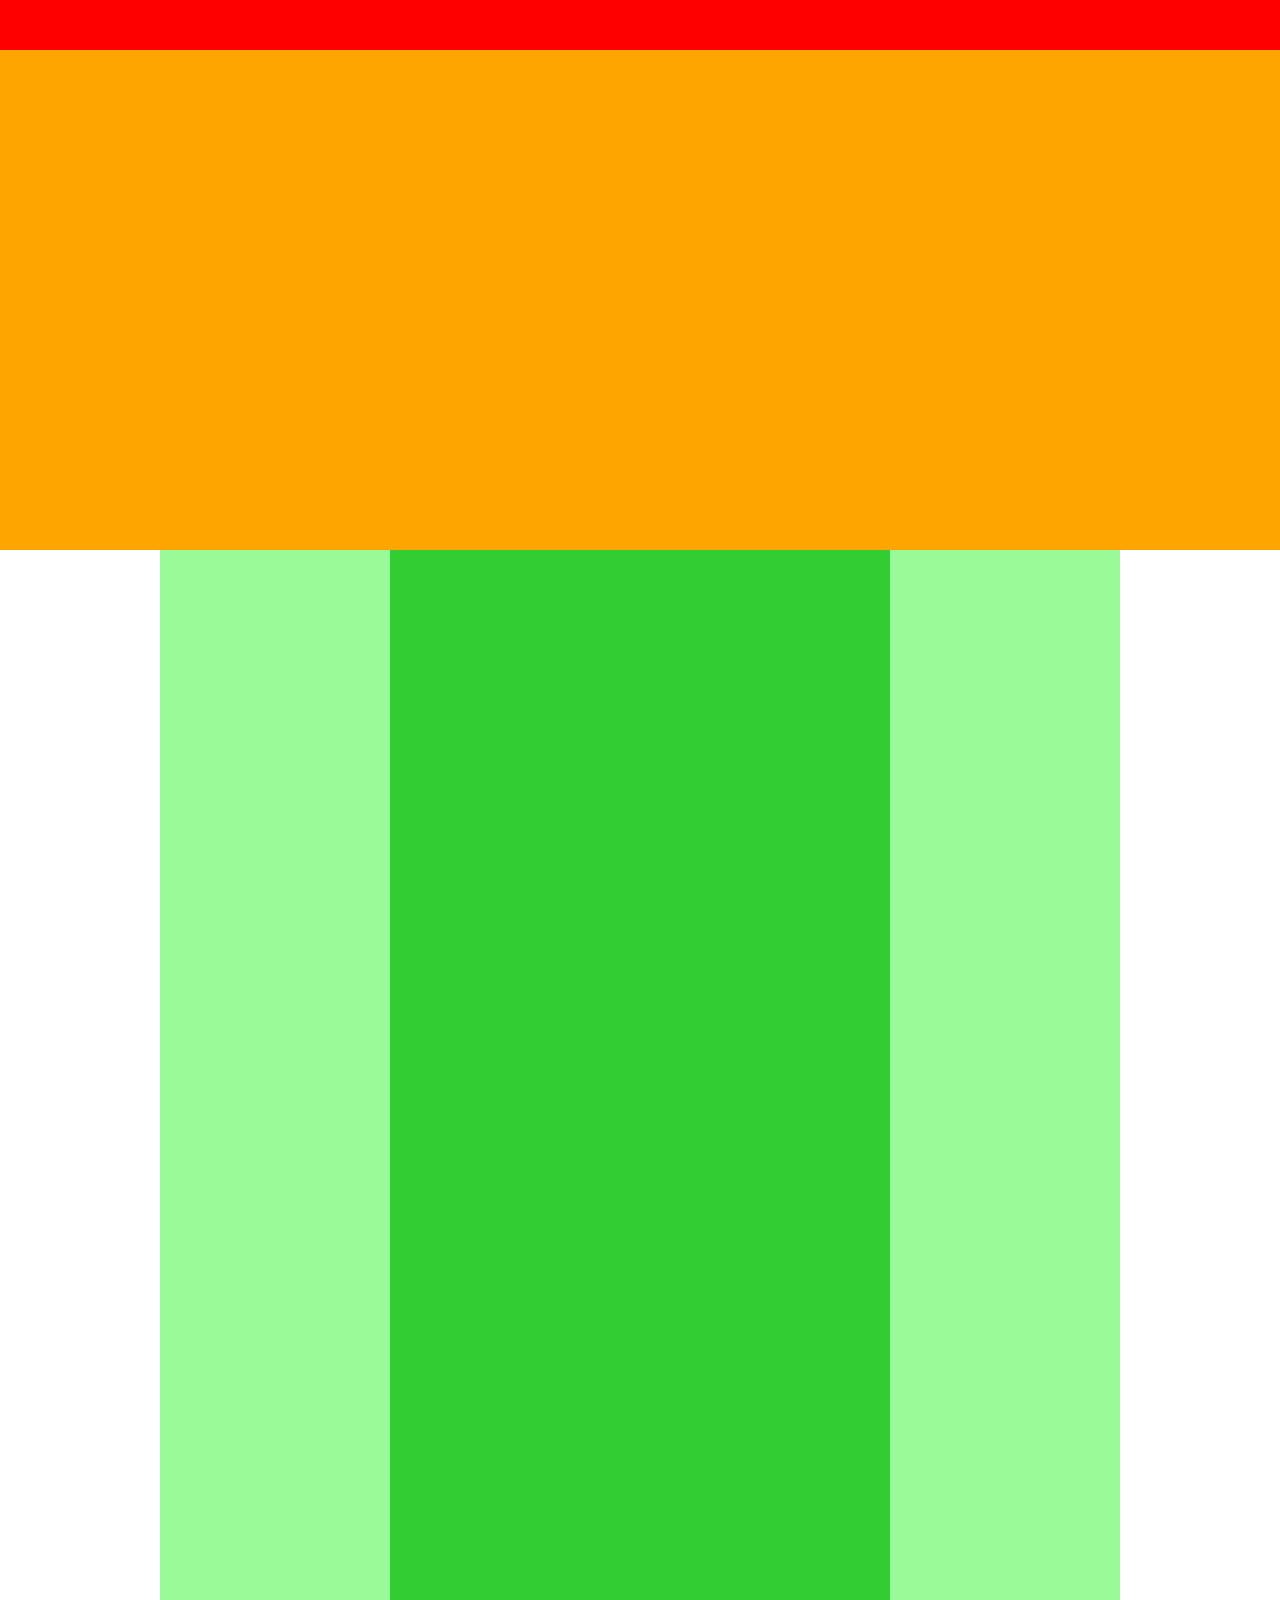
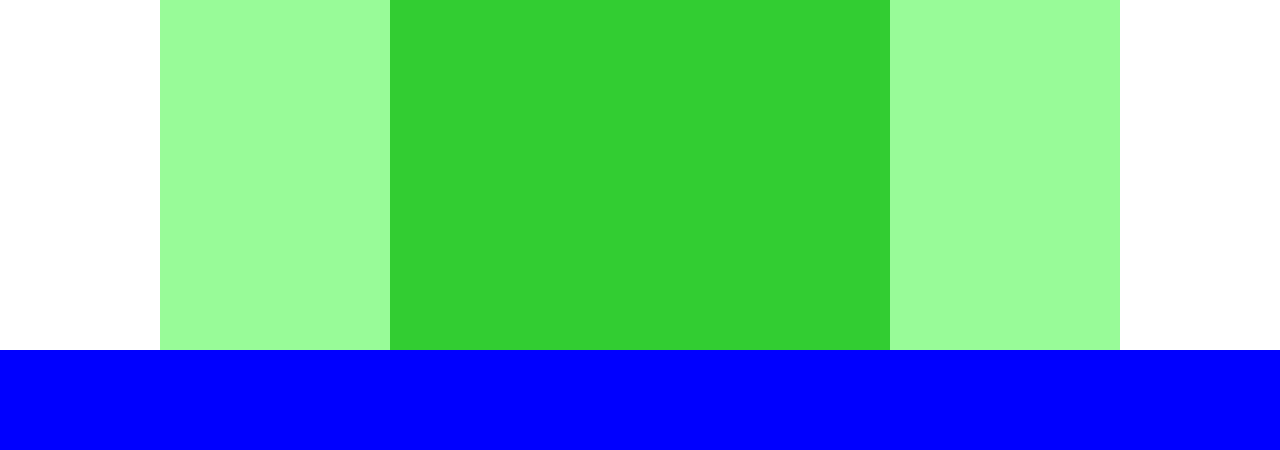
<file: caravan/chapter4/index.html>
<!DOCTYPE HTML>
<html lang="ja">
  <head>
    <meta charset="UTF-8"/>
    <link rel="stylesheet" href="style.css"/>
    <title>演習1-4</title>
  </head>
  
  <body>
    <div class="header"></div>
    
    <div class="main-visual"></div>
    
    <div class="main">
      <div class="sidebar-left"></div>
      <div class="blog"></div>
      <div class="sidebar-right"></div>
    </div>
    
    <div class="footer"></div>
  </body>
</html>
</file>
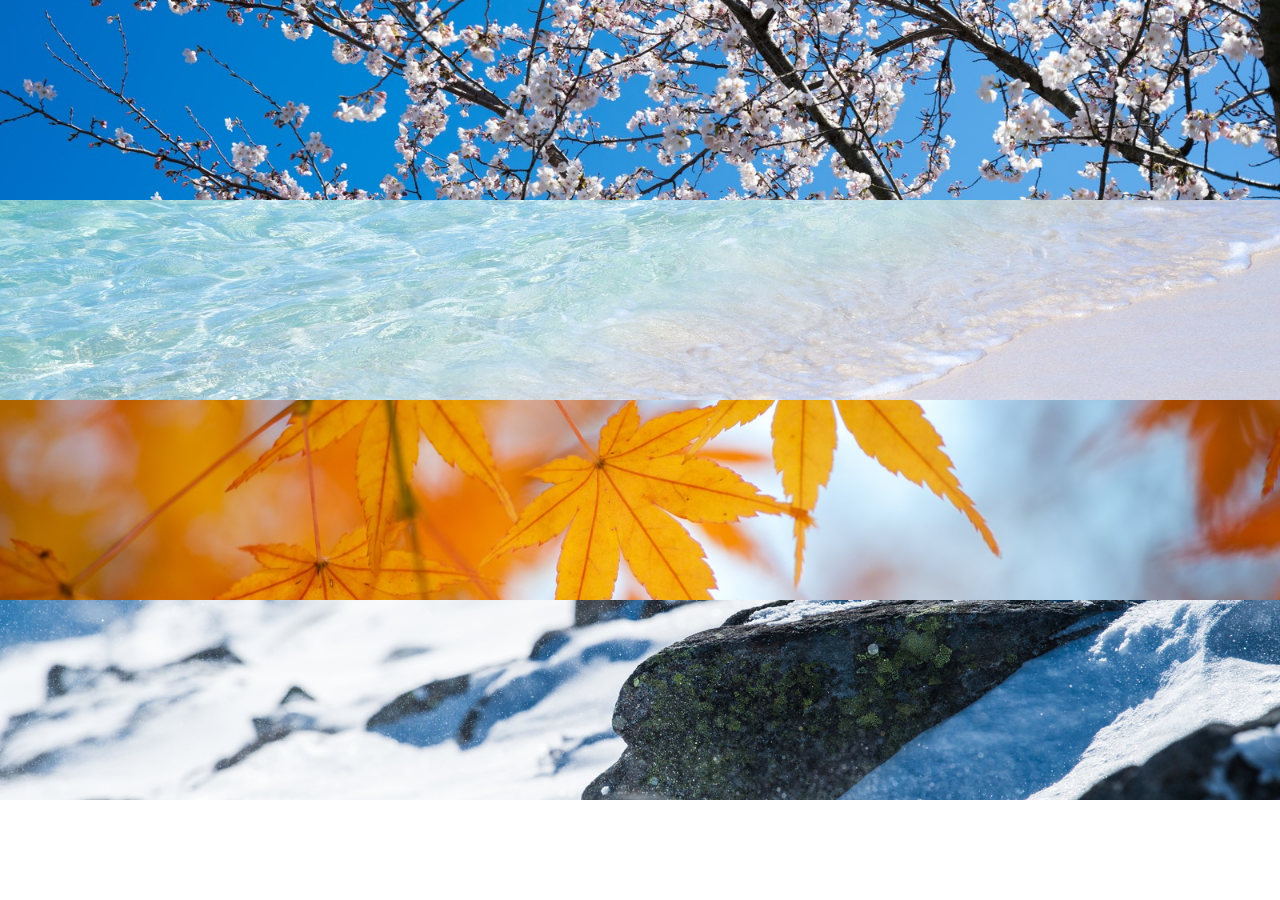
<file: caravan/chapter6/index.html>
<!DOCTYPE HTML>
<html lang="ja">
  <head>
    <meta charset="UTF=8"/>
    <link rel="stylesheet" href="style.css"/>
    <title>1-6演習</title>
  </head>
  
  <body>
    <div class="img1"></div>
    <div class="img2"></div>
    <div class="img3"></div>
    <div class="img4"></div>
  </body>
</html>
</file>
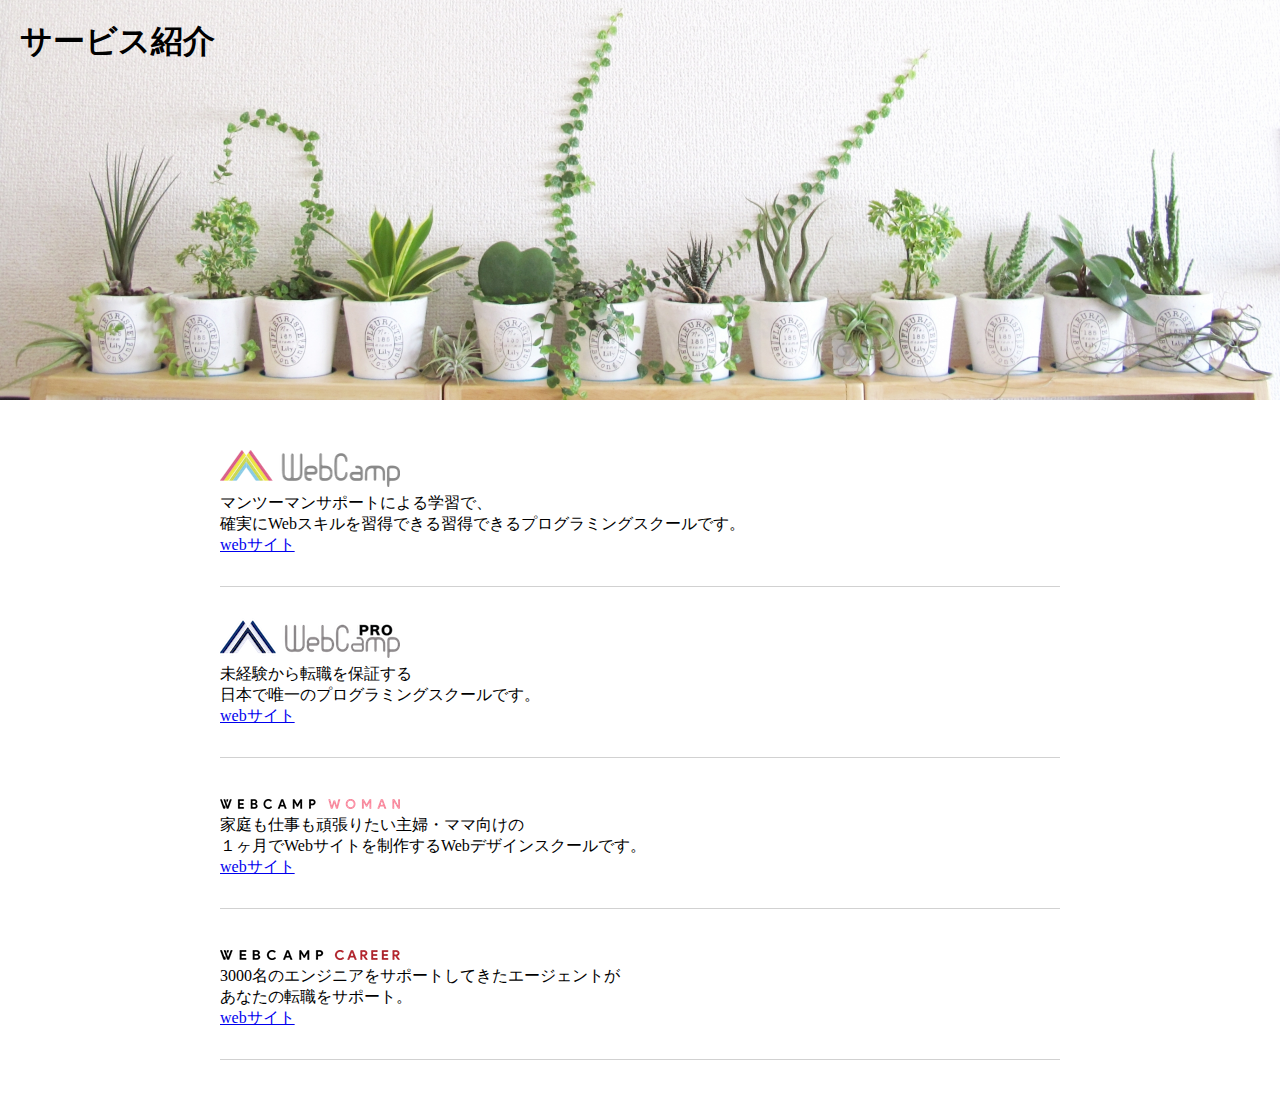
<file: caravan/chapter7/index.html>
<!DOCTYPE HTML>
<html lang="ja">
  <head>
    <meta charset="UTF-8">
    <link rel="stylesheet" href="style.css">
    <title>1-7演習</title>
  </head>
  
  <body>
    <section class="main-visual">
      <h1>サービス紹介</h1>
    </section>
    <main>
      <section class="category-item">
        <h2>
         <img src="img/wc-logo.png">
        </h2>
        <p>
         マンツーマンサポートによる学習で、<br>
         確実にWebスキルを習得できる習得できるプログラミングスクールです。
        </p>
        <p><a href="index.html">webサイト</a></p>
      </section>
      
      <section class="category-item">
        <h2>
          <img src="img/wcp-logo.png">
        </h2>
        <p>
          未経験から転職を保証する<br>
          日本で唯一のプログラミングスクールです。
        </p>
        <p><a href="index.html">webサイト</a></p>
      </section>
      
      <section class="category-item">
        <h2>
          <img src="img/wcw-logo.png">
        </h2>
        <p>
           家庭も仕事も頑張りたい主婦・ママ向けの<br>
           １ヶ月でWebサイトを制作するWebデザインスクールです。
        </p>
        <p><a href="index.html">webサイト</a></p>
      </section>
      
      <section class="category-item">
        <h2>
          <img src="img/wcc-logo.png">
        </h2>
        <p>
          3000名のエンジニアをサポートしてきたエージェントが<br>
          あなたの転職をサポート。
        </p>
        <p><a href="index.html">webサイト</a></p>
      </section>
    </main>
  </body>
</html>
</file>
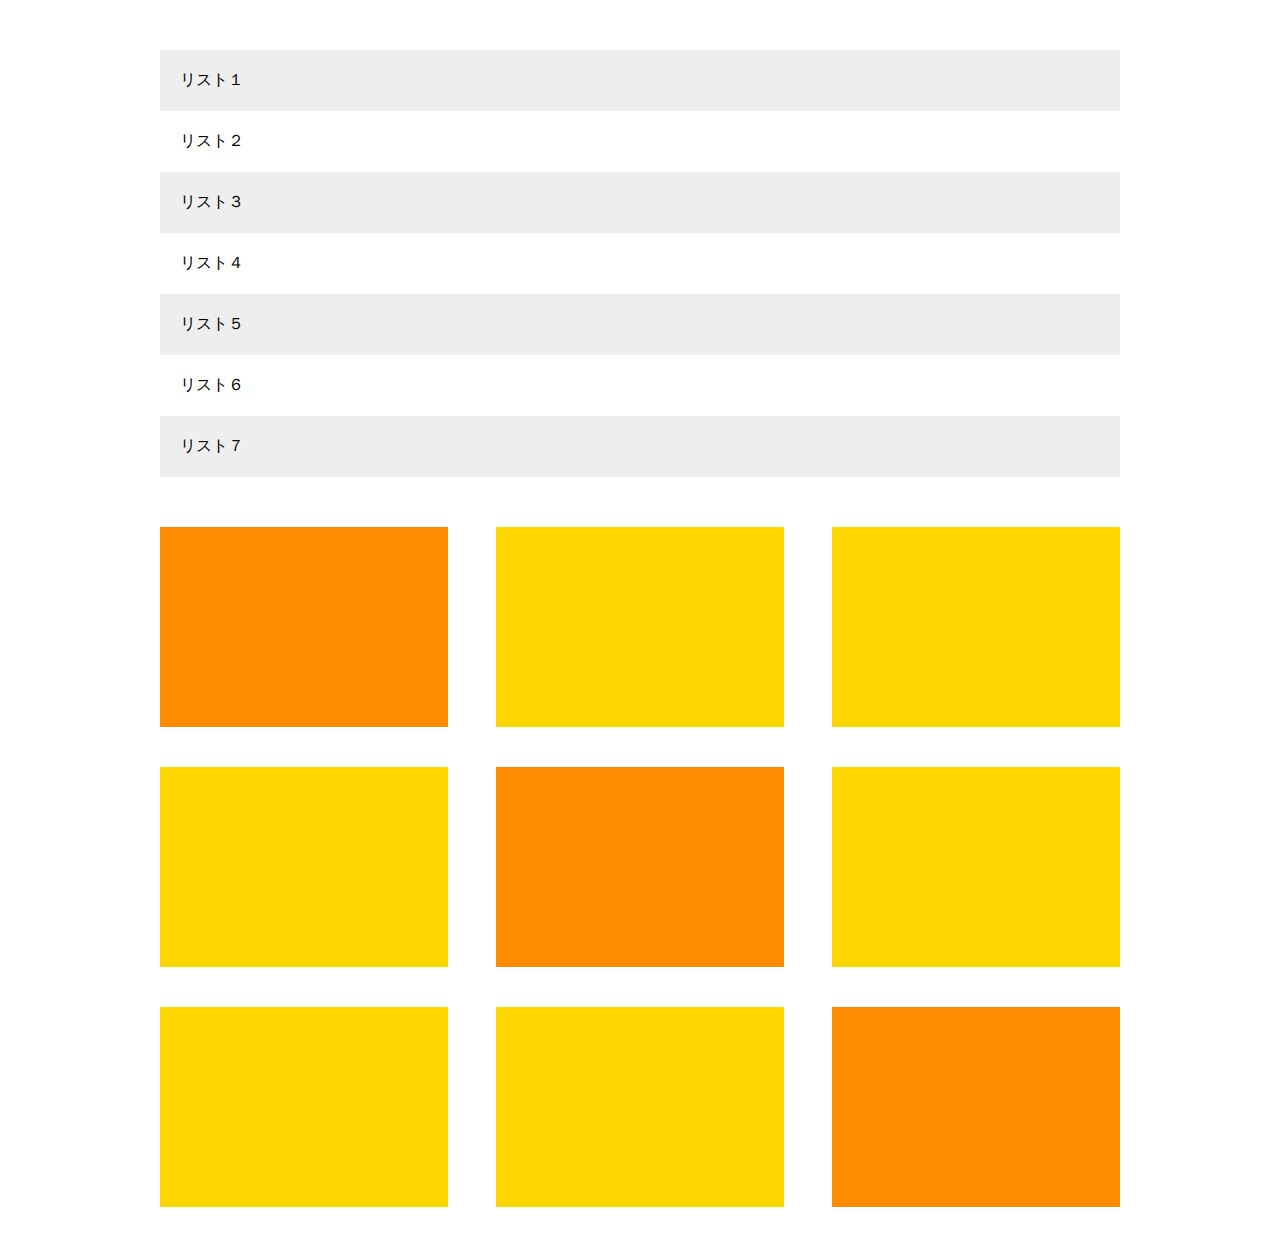
<file: caravan/chapter8/index.html>
<!DOCTYPE HTML>
<html lang="ja">
  <head>
    <meta charset="UTF-8"/>
    <link rel="stylesheet" href="style.css"/>
    <title>1-8演習</title>
  </head>
  
  <main>
    <div class="lists">
     <div class="list">リスト１</div>
     <div class="list">リスト２</div>
     <div class="list">リスト３</div>
     <div class="list">リスト４</div>
     <div class="list">リスト５</div>
     <div class="list">リスト６</div>
     <div class="list">リスト７</div>
    </div>
    <div class="boxs">
      <div class="box"></div>
      <div class="box"></div>
      <div class="box"></div>
      <div class="box"></div>
      <div class="box"></div>
      <div class="box"></div>
      <div class="box"></div>
      <div class="box"></div>
      <div class="box"></div>
    </div>
  </main>
</html>
</file>
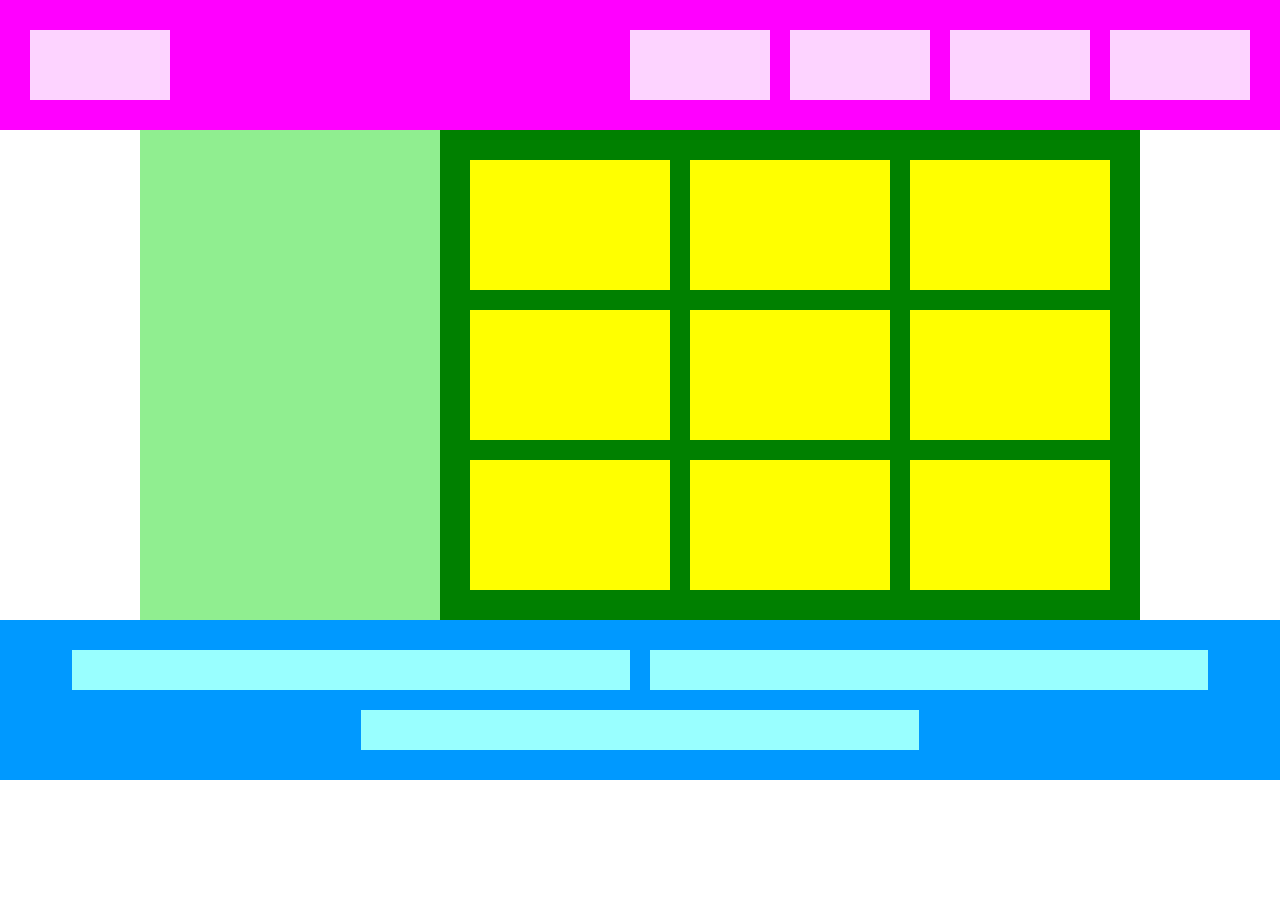
<file: flex/exercises/index.html>
<!DOCTYPE html>
<html lang="ja">
  <hrad>
    <meta charset="UTF-8" />
    <link rel="stylesheet" href="style.css" />
    <title>flex演習</title>
  </hrad>
  
  <body>
    <header>
      <div></div>
      <div></div>
      <div></div>
      <div></div>
      <div></div>
    </header>
    
    <main>
      <div class="box1"></div>
      <div class="box2">
        <div></div>
        <div></div>
        <div></div>
        <div></div>
        <div></div>
        <div></div>
        <div></div>
        <div></div>
        <div></div>
      </div>
    </main>
    
    <footer>
      <div></div>
      <div></div>
      <div></div>
    </footer>
  </body>
</html>
</file>
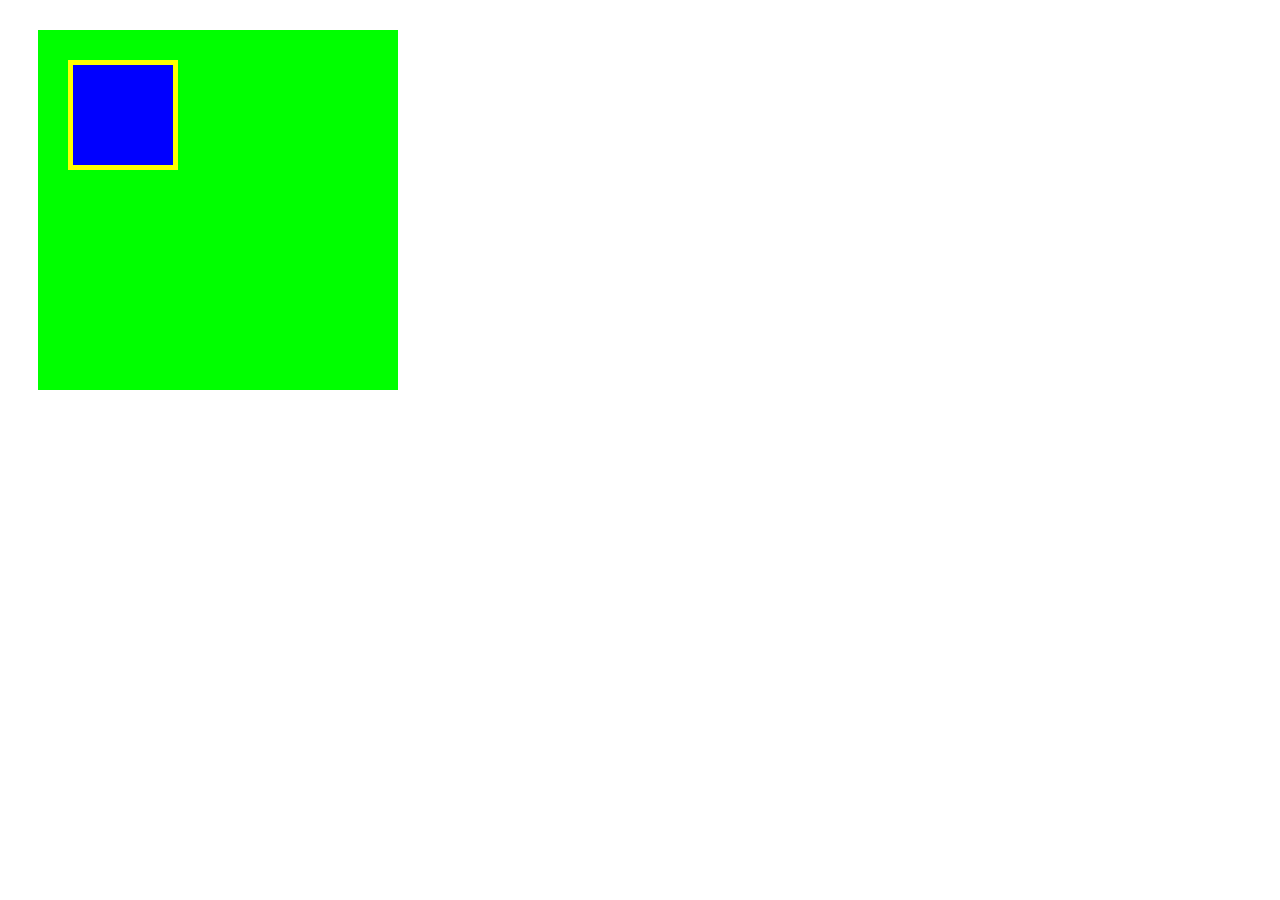
<file: box/box.html>
<!DOCTYPE HTML>
<html lang="jp">
  <head>
    <meta charset="UTF-8"/>
    <link rel="stylesheet" href="box.css"/>
    <title>BOX</title>
  </head>
  
  <body>
    <div class="box1">
      <div class="box2"></div>
    </div>
  </body>
</html>
</file>
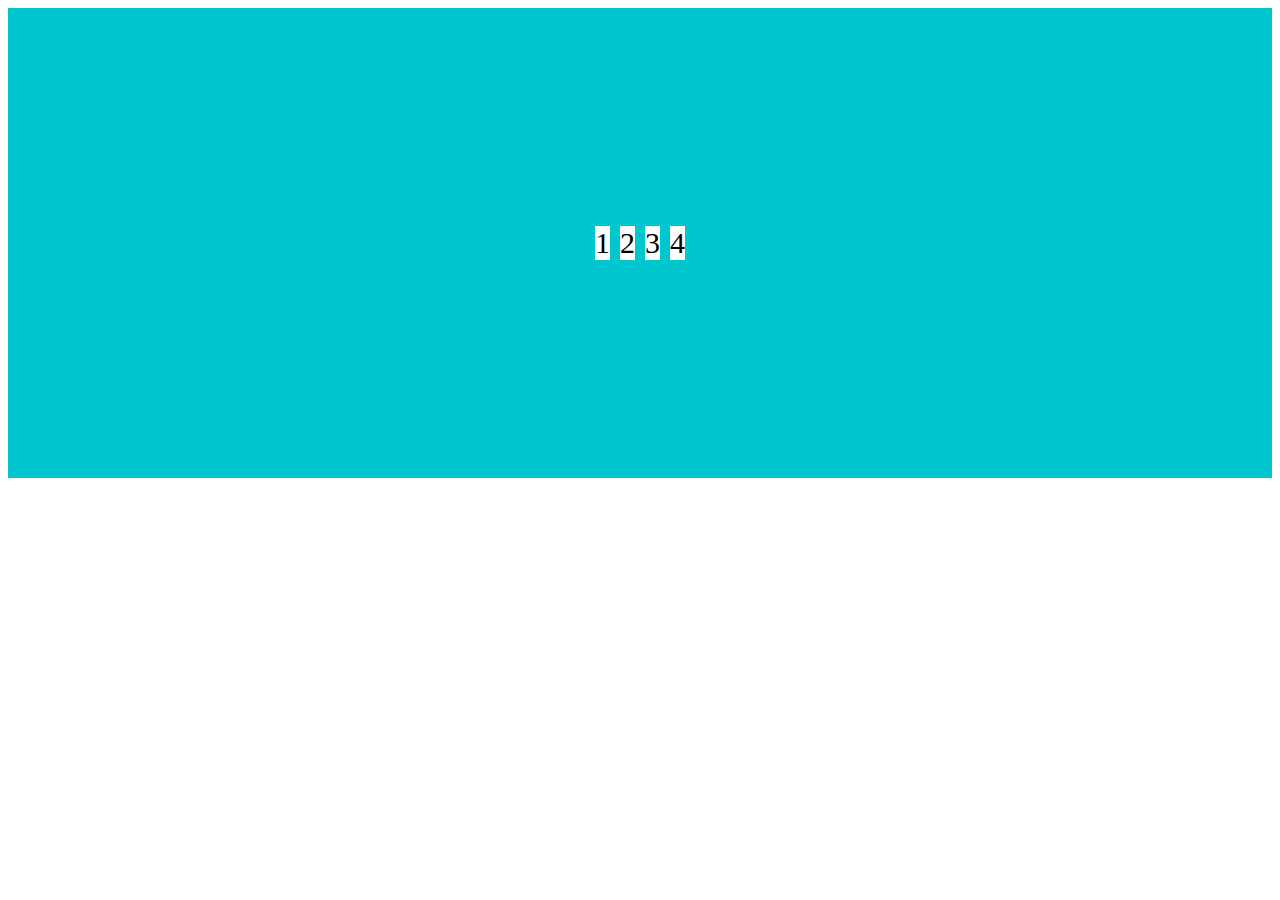
<file: flex/flex.html>
<!DOCTYOE html>
<html lang="ja">
  <head>
    <meta charset="UTF-8" />
    <link rel="stylesheet" href="style.css" />
    <title>flexbox</title>
  </head>
  
  <body>
    <div class="flex">
      <div>1</div>
      <div>2</div>
      <div>3</div>
      <div>4</div>
    </div>
  </body>
</html>
</file>
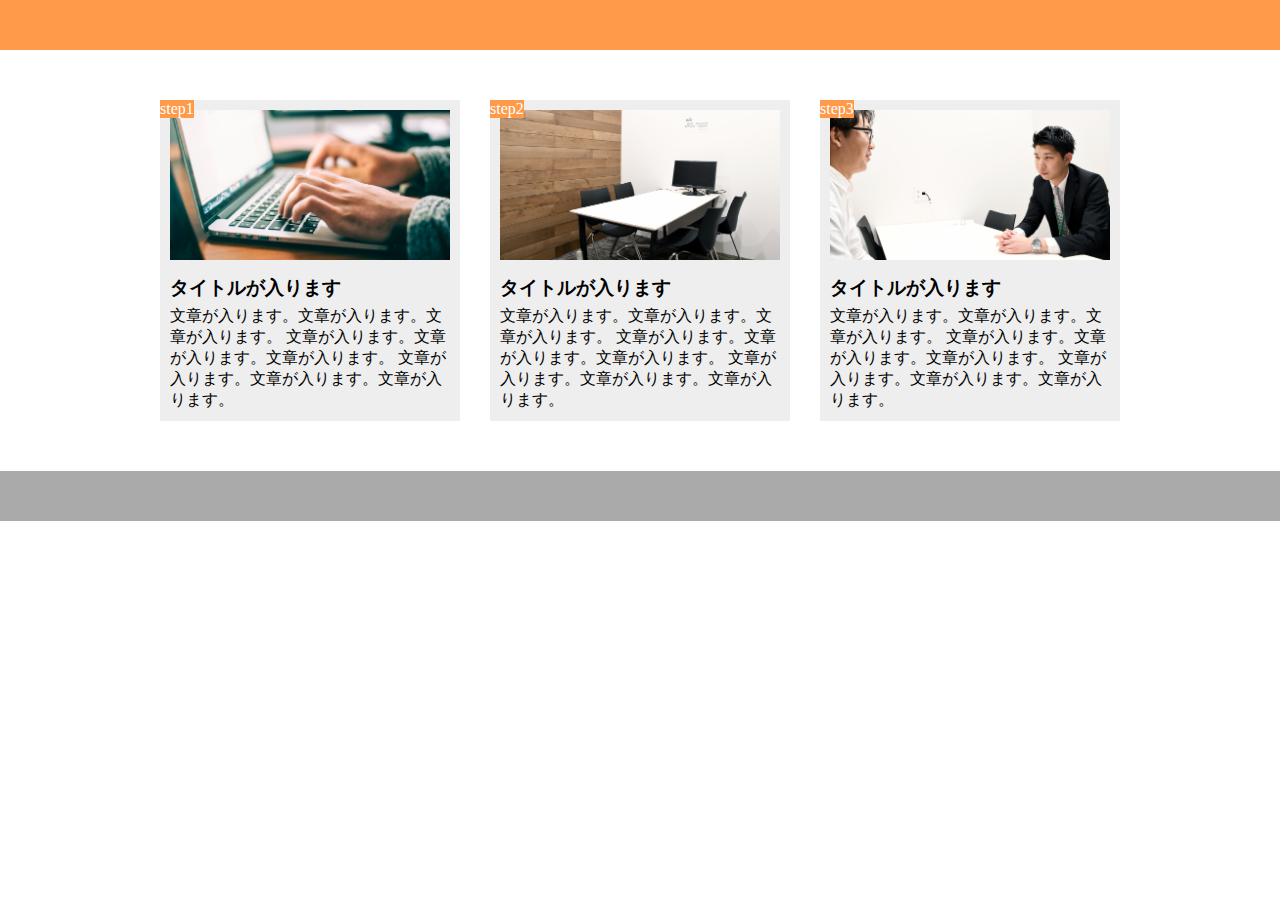
<file: caravan/chapter9/index2.html>
<!DOCTYPE HTML>
<html lang="ja">
  <head>
    <meta charset="UTF-8"/>
    <meta name="viewport" content="width=device-width,initial-scale=1.0">
    <link rel="stylesheet" href="style2.css"/>
    <title>1-9-2演習</title>
  </head>
  
  <body>
    <header></header>
    <main>
      <section class="box">
        <div class="image1"></div>
        <span class="step">step1</span>
        <h3 class="title">タイトルが入ります</h3>
        <p class="box-text">文章が入ります。文章が入ります。文章が入ります。
        文章が入ります。文章が入ります。文章が入ります。
        文章が入ります。文章が入ります。文章が入ります。
        </p>
      </section>
      <section class="box">
        <div class="image2"></div>
        <span class="step">step2</span>
        <h3 class="title">タイトルが入ります</h3>
        <p class="box-text">文章が入ります。文章が入ります。文章が入ります。
        文章が入ります。文章が入ります。文章が入ります。
        文章が入ります。文章が入ります。文章が入ります。
        </p>
      </section>
      <section class="box">
        <div class="image3"></div>
        <span class="step">step3</span>
        <h3 class="title">タイトルが入ります</h3>
        <p class="box-text">文章が入ります。文章が入ります。文章が入ります。
        文章が入ります。文章が入ります。文章が入ります。
        文章が入ります。文章が入ります。文章が入ります。
        </p>
      </section>
    </main>
    <footer></footer>
  </body>
</html>
</file>
<file: caravan/chapter4/style.css>
* {
  margin: 0;
  padding: 0;
  box-sizing: border-box;
}

.header {
  width: 100%;
  height: 50px;
  background-color: red;
}

.main-visual {
  width: 100%;
  height: 500px;
  background-color: orange;
}

.main {
  width: 960px;
  margin: 0 auto;
  display: flex;
  justify-content: center;
}
.sidebar-left {
  width: 230px;
  height: 1400px;
  background-color: palegreen;
}
.blog {
  width: 500px;
  height: 1400px;
  background-color: limegreen;
}
.sidebar-right {
   width: 230px;
   height: 1400px;
   background-color: palegreen; 
}

.footer {
  width: 100%;
  height: 100px;
  background-color: blue;
}
</file>
<file: caravan/chapter6/style.css>
* {
  padding: 0;
  margin: 0;
  box-sizing: border-box;
}

.img1 {
  height: 200px;
  background-image: url(img/box1.jpg);
  background-position: center;
  background-size: cover;
}

.img2 {
  height: 200px;
  background-image: url(img/box2.jpg);
  background-position: center;
  background-size: cover;
}

.img3 {
  height: 200px;
  background-image: url(img/box3.jpg);
  background-position: center;
  background-size: cover;
}

.img4 {
  height: 200px;
  background-image: url(img/box4.jpg);
  background-position: center;
  background-size: cover;
}
</file>
<file: caravan/chapter7/style.css>
* {
  padding: 0;
  margin: 0;
  box-sizing: border-box;
}

.main-visual {
  width: 100%;
  height: 400px;
  background-image: url(img/mv.jpg);
  background-size: cover;
  background-position: bottom;
}

h1 {
  padding: 20px;
}

main {
  width: 840px;
  margin: 50px auto;
}

.category-item {
  margin-bottom: 30px;
  border-bottom: 1px solid #d1d1d1;
  padding-bottom: 30px;
}
</file>
<file: caravan/chapter8/style.css>
* {
  padding: 0;
  margin: 0;
  box-sizing: border-box;
}

main {
  width: 960px;
  margin: 50px auto;
}

.lists {
  margin-bottom: 50px;
}

.list {
  padding: 20px;
}

.list:nth-child(odd) {
  background-color: #eee;
}

.boxs {
  display: flex;
  flex-wrap: wrap;
}

.box {
  width: 30%;
  height: 200px;
  background-color: #ffd700;
  margin-right: 5%;
  margin-bottom: 40px;
}

.box:nth-child(1) {
  background-color: #ff8c00;
}

.box:nth-child(5) {
  background-color: #ff8c00;
}

.box:nth-child(9) {
  background-color: #ff8c00;
}

.box:nth-child(3n) {
  margin-right: 0;
}

.box:nth-last-child(-n +3) {
  margin-bottom: 0;
}
</file>
<file: flex/exercises/style.css>
* {
  padding: 0;
  margin: 0;
  box-sizing: border-box;
}

header {
  background-color: #ff00ff;
  display: flex;
  justify-content: flex-end;
  padding: 30px 20px;
}

header > div {
  height: 70px;
  flex-basis: 140px;
  background-color: #fdd3ff;
  margin: 0 10px;
}

header > :first-child {
  margin-right: auto;
}

main {
  display: flex;
  justify-content: center;
}

.box1 {
  width: 300px;
  background-color: lightgreen;
}

.box2 {
  background-color: green;
  padding: 20px;
  max-width: 700px;
  flex-grow: 1;
  display: flex;
  flex-wrap: wrap;
  justify-content: center;
}

.box2 > div {
  flex-basis: 200px;
  height: 130px;
  margin: 10px;
  background-color: yellow;
}

footer {
  background-color: #0099ff;
  display: flex;
  flex-wrap: wrap;
  justify-content: center;
  padding: 20px;
}

footer > div {
  background-color: #99ffff;
  flex-basis: 45%;
  max-width: 600px;
  margin: 10px;
  height: 40px;
}
</file>
<file: box/box.css>
.box1 {
  width: 300px;
  height: 300px;
  background-color: #0f0;
  margin: 30px;
  padding: 30px;
}

.box2 {
  width: 100px;
  height: 100px;
  background-color: blue;
  border: 5px solid yellow;
}
</file>
<file: flex/style.css>
.flex {
  background-color: #00c7ce;
  height: 50vh;
  padding: 10px;
  display: flex;
  justify-content: center;
  align-items: center;
}

.flex > div {
  background-color: #fff;
  margin: 5px;
  font-size: 30px;
}
</file>
<file: caravan/chapter9/style2.css>
* {
  padding: 0;
  margin: 0;
  box-sizing: border-box;
}

header {
  width: 100%;
  height: 50px;
  background-color: #FF9A4B;
}

main {
  width: 960px;
  display: flex;
  margin: 50px auto;
}

.box {
  width: 300px;
  background-color: #EEEEEE;
  margin-right: 30px;
  padding: 10px;
  position: relative;
}

.box:last-child {
  margin-right: 0;
}

.step {
  background-color: #FF9A4B;
  color: #fff;
  position: absolute;
  top: 0;
  left: 0;
}

.image1 {
  height: 150px;
  background-image: url(img/flow01.png);
  background-size: cover;
  background-position: bottom;
}

.image2 {
  height: 150px;
  background-image: url(img/flow02.png);
  background-size: cover;
  background-position: bottom;
}

.image3 {
  height: 150px;
  background-image: url(img/flow03.png);
  background-size: cover;
  background-position: bottom;
}

.title {
  margin: 15px 0 5px;
}


footer {
  height: 50px;
  background-color: #AAAAAA;
}

@media screen and (max-width: 768px) {
  main {
    width: 100%;
    flex-direction: column;
    align-items: center;
  }
  
  .box {
    width: 90%;
    margin-bottom: 20px;
    margin-right: 0;
  }
  
  
}
</file>
